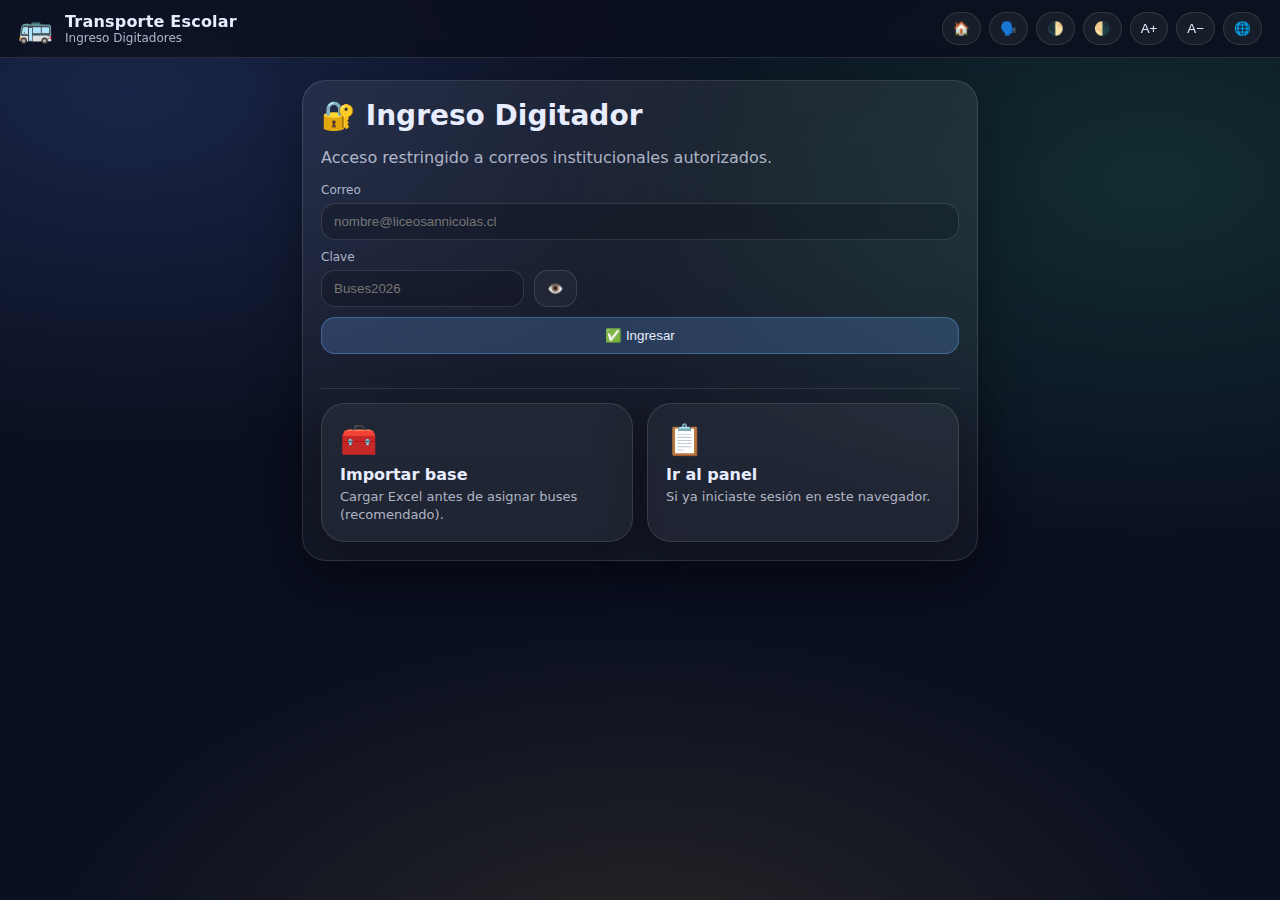
<file: app/login.html>
<!doctype html>
<html lang="es">
<head>
  <meta charset="utf-8" />
  <meta name="viewport" content="width=device-width,initial-scale=1" />
  <title>Ingreso — Transporte Escolar</title>
  <link rel="stylesheet" href="../assets/css/styles.css" />
</head>
<body>
  <header class="topbar">
    <div class="topbar-left">
      <a class="brand link" href="../index.html">
        <span class="brand-emoji">🚌</span>
        <div>
          <div class="brand-title">Transporte Escolar</div>
          <div class="brand-sub">Ingreso Digitadores</div>
        </div>
      </a>
    </div>
    <div class="topbar-right toolbar">
      <button class="iconbtn" id="btnHome" title="Inicio">🏠</button>
      <button class="iconbtn" id="btnSpeak" title="Leer contenido">🗣️</button>
      <button class="iconbtn" id="btnTheme" title="Tema">🌓</button>
      <button class="iconbtn" id="btnContrast" title="Alto contraste">🌗</button>
      <button class="iconbtn" id="btnAPlus" title="A+">A+</button>
      <button class="iconbtn" id="btnAMinus" title="A−">A−</button>
      <button class="iconbtn" id="btnLang" title="Idioma">🌐</button>
    </div>
  </header>

  <main class="container narrow">
    <section class="card glass">
      <h1 class="h1">🔐 Ingreso Digitador</h1>
      <p class="muted">Acceso restringido a correos institucionales autorizados.</p>

      <form id="loginForm" class="form">
        <label class="field">
          <span>Correo</span>
          <input type="email" id="email" autocomplete="username" placeholder="nombre@liceosannicolas.cl" required>
        </label>

        <label class="field">
          <span>Clave</span>
          <div class="row">
            <input type="password" id="password" autocomplete="current-password" placeholder="Buses2026" required>
            <button type="button" class="btn ghost" id="togglePass">👁️</button>
          </div>
        </label>

        <button class="btn primary hoverlift" type="submit">✅ Ingresar</button>

        <div id="loginMsg" class="msg" aria-live="polite"></div>
      </form>

      <div class="hr"></div>

      <div class="grid cols-2">
        <a class="card action hoverlift" href="../tools/importer.html">
          <div class="card-emoji">🧰</div>
          <div class="card-title">Importar base</div>
          <div class="card-desc">Cargar Excel antes de asignar buses (recomendado).</div>
        </a>

        <a class="card action hoverlift" href="dashboard.html">
          <div class="card-emoji">📋</div>
          <div class="card-title">Ir al panel</div>
          <div class="card-desc">Si ya iniciaste sesión en este navegador.</div>
        </a>
      </div>
    </section>
  </main>

  <script src="../assets/js/ui.js"></script>
  <script src="../assets/js/storage.js"></script>
  <script src="../assets/js/auth.js"></script>
  <script src="../assets/js/login.js"></script>
</body>
</html>
</file>
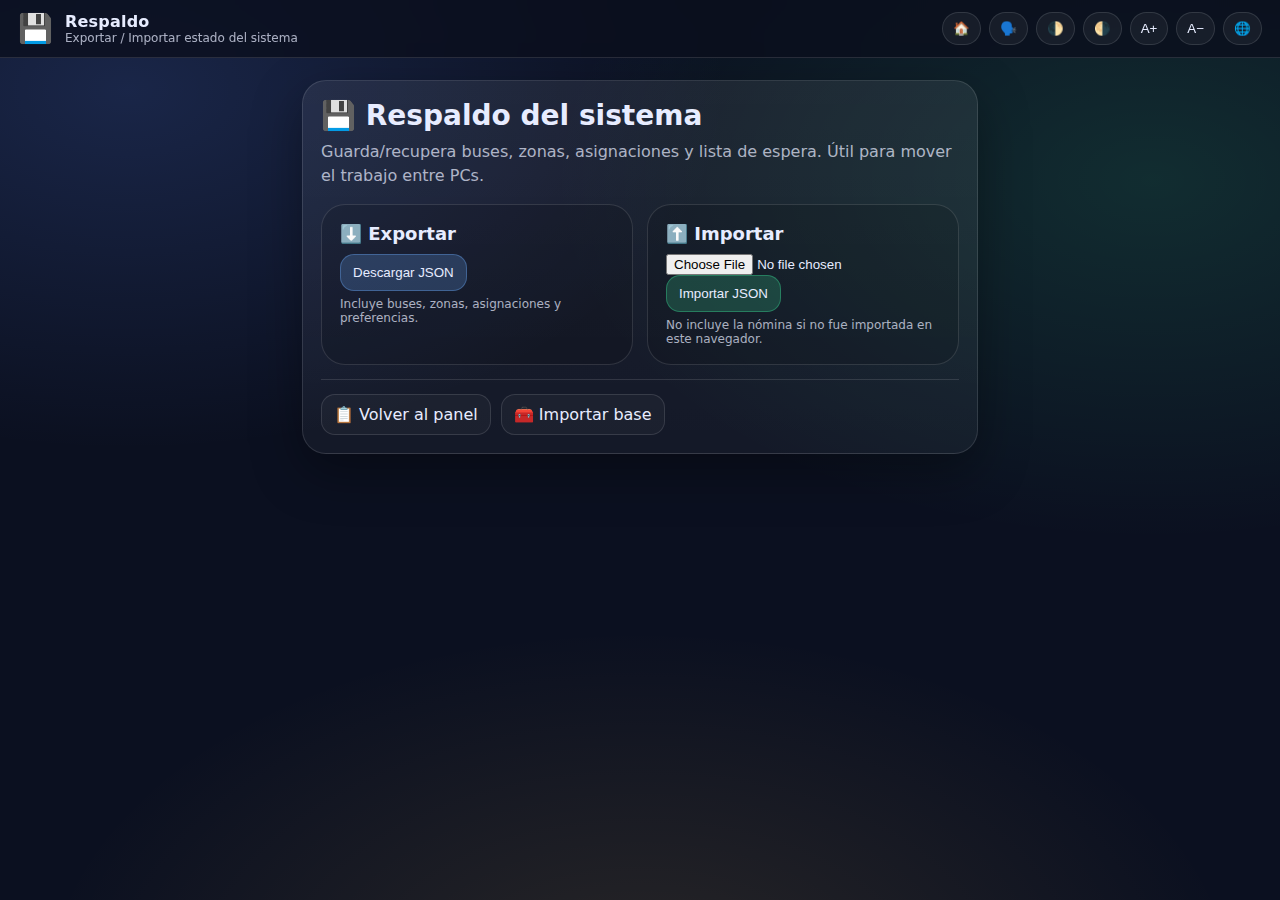
<file: tools/backup.html>
<!doctype html>
<html lang="es">
<head>
  <meta charset="utf-8" />
  <meta name="viewport" content="width=device-width,initial-scale=1" />
  <title>Respaldo — Transporte Escolar</title>
  <link rel="stylesheet" href="../assets/css/styles.css" />
</head>
<body>
  <header class="topbar">
    <div class="topbar-left">
      <a class="brand link" href="../index.html">
        <span class="brand-emoji">💾</span>
        <div>
          <div class="brand-title">Respaldo</div>
          <div class="brand-sub">Exportar / Importar estado del sistema</div>
        </div>
      </a>
    </div>
    <div class="topbar-right toolbar">
      <button class="iconbtn" id="btnHome" title="Inicio">🏠</button>
      <button class="iconbtn" id="btnSpeak" title="Leer contenido">🗣️</button>
      <button class="iconbtn" id="btnTheme" title="Tema">🌓</button>
      <button class="iconbtn" id="btnContrast" title="Alto contraste">🌗</button>
      <button class="iconbtn" id="btnAPlus" title="A+">A+</button>
      <button class="iconbtn" id="btnAMinus" title="A−">A−</button>
      <button class="iconbtn" id="btnLang" title="Idioma">🌐</button>
    </div>
  </header>

  <main class="container narrow">
    <section class="card glass">
      <h1 class="h1">💾 Respaldo del sistema</h1>
      <p class="lead">Guarda/recupera buses, zonas, asignaciones y lista de espera. Útil para mover el trabajo entre PCs.</p>

      <div class="grid cols-2">
        <div class="card inner">
          <h2 class="h2">⬇️ Exportar</h2>
          <button class="btn primary hoverlift" id="btnExportState">Descargar JSON</button>
          <div class="hint">Incluye buses, zonas, asignaciones y preferencias.</div>
        </div>

        <div class="card inner">
          <h2 class="h2">⬆️ Importar</h2>
          <input type="file" id="stateFile" accept="application/json">
          <button class="btn success hoverlift" id="btnImportState">Importar JSON</button>
          <div class="hint">No incluye la nómina si no fue importada en este navegador.</div>
        </div>
      </div>

      <div id="msg" class="msg" aria-live="polite"></div>

      <div class="hr"></div>

      <div class="row">
        <a class="btn ghost" href="../app/dashboard.html">📋 Volver al panel</a>
        <a class="btn ghost" href="../tools/importer.html">🧰 Importar base</a>
      </div>
    </section>
  </main>

  <script src="../assets/js/ui.js"></script>
  <script src="../assets/js/storage.js"></script>
  <script src="../assets/js/backup.js"></script>
</body>
</html>
</file>
<file: assets/css/styles.css>
/* Transporte Escolar — V2 */
:root{
  --bg:#0b1020;
  --panel:rgba(255,255,255,.06);
  --panel2:rgba(255,255,255,.09);
  --text:#e7ecff;
  --muted:rgba(231,236,255,.72);
  --border:rgba(255,255,255,.12);
  --shadow: 0 18px 50px rgba(0,0,0,.35);
  --radius: 18px;
  --radius2: 24px;
  --focus: rgba(109,174,255,.9);
  --ok: rgba(64, 255, 170, .95);
  --warn: rgba(255, 210, 100, .95);
  --bad: rgba(255, 120, 120, .95);
  --font: system-ui, -apple-system, Segoe UI, Roboto, Arial, sans-serif;
  --base: 16px;
}
html{font-size: var(--base);}
*{box-sizing:border-box}
body{
  margin:0;
  font-family:var(--font);
  background: radial-gradient(1000px 600px at 10% 10%, rgba(92,137,255,.18), transparent 60%),
              radial-gradient(1000px 600px at 90% 20%, rgba(64,255,170,.12), transparent 60%),
              radial-gradient(1000px 600px at 50% 110%, rgba(255,200,90,.12), transparent 60%),
              var(--bg);
  color:var(--text);
  min-height:100vh;
}
a{color:inherit}
.link{text-decoration:none}
.container{max-width:1100px;margin:0 auto;padding:22px;}
.container.narrow{max-width:720px;}
.topbar{
  position:sticky;top:0;z-index:50;
  display:flex;align-items:center;justify-content:space-between;
  padding:12px 18px;
  background: rgba(10,14,28,.78);
  backdrop-filter: blur(12px);
  border-bottom:1px solid var(--border);
}
.brand{display:flex;gap:12px;align-items:center;}
.brand-emoji{font-size:28px}
.brand-title{font-weight:800;letter-spacing:.2px}
.brand-sub{font-size:12px;color:var(--muted)}
.toolbar{display:flex;gap:8px;align-items:center;flex-wrap:wrap;justify-content:flex-end}
.iconbtn{
  border:1px solid var(--border);
  background:rgba(255,255,255,.05);
  color:var(--text);
  padding:8px 10px;
  border-radius:999px;
  cursor:pointer;
  transition: transform .15s ease, background .15s ease, border-color .15s ease;
}
.iconbtn:hover{transform: translateY(-1px); background:rgba(255,255,255,.08);}
.iconbtn:active{transform: translateY(0px) scale(.99);}
.btn{
  border:1px solid var(--border);
  background:rgba(255,255,255,.06);
  color:var(--text);
  padding:10px 12px;
  border-radius:14px;
  cursor:pointer;
  transition: transform .15s ease, background .15s ease, border-color .15s ease;
  text-decoration:none; display:inline-flex; align-items:center; justify-content:center;
  gap:8px;
}
.btn:hover{transform: translateY(-1px); background:rgba(255,255,255,.10);}
.btn:active{transform: translateY(0px) scale(.99);}
.btn.primary{background:rgba(109,174,255,.22); border-color:rgba(109,174,255,.35);}
.btn.success{background:rgba(64,255,170,.18); border-color:rgba(64,255,170,.30);}
.btn.ghost{background:rgba(255,255,255,.03);}
.pill{
  border:1px solid var(--border);
  background:rgba(255,255,255,.04);
  padding:7px 10px;
  border-radius:999px;
  font-size:12px;
  color:var(--muted);
}
.card{
  border:1px solid var(--border);
  background:rgba(255,255,255,.05);
  border-radius:var(--radius2);
  padding:18px;
  box-shadow: var(--shadow);
}
.card.glass{background: linear-gradient(180deg, rgba(255,255,255,.07), rgba(255,255,255,.04));}
.card.inner{background:rgba(0,0,0,.12); box-shadow:none;}
.card.action{text-decoration:none;display:block}
.hoverlift{transition: transform .16s ease, background .16s ease, border-color .16s ease;}
.hoverlift:hover{transform: translateY(-2px); background:rgba(255,255,255,.08); border-color:rgba(255,255,255,.18);}
.grid{display:grid;gap:14px;}
.grid.cols-2{grid-template-columns: repeat(2, minmax(0,1fr));}
.grid.cols-3{grid-template-columns: repeat(3, minmax(0,1fr));}
@media (max-width: 980px){
  .grid.cols-3{grid-template-columns: 1fr;}
  .grid.cols-2{grid-template-columns: 1fr;}
}
.h1{margin:0 0 6px;font-size:28px}
.h2{margin:0 0 10px;font-size:18px}
.h3{margin:0;font-size:15px}
.lead{color:var(--muted);line-height:1.5;margin:8px 0 16px}
.muted{color:var(--muted)}
.small{font-size:12px}
.notice{
  margin-top:14px;
  padding:12px;
  border:1px dashed rgba(255,255,255,.22);
  border-radius:16px;
  color:rgba(231,236,255,.85);
  background:rgba(0,0,0,.12);
}
.hr{height:1px;background:var(--border);margin:14px 0;}
.row{display:flex;gap:10px;align-items:center;}
.row.space{justify-content:space-between;}
.form{display:flex;flex-direction:column;gap:10px}
.field{display:flex;flex-direction:column;gap:6px;margin:0;}
.field span{font-size:12px;color:var(--muted)}
.field input,.field select, textarea{
  border:1px solid var(--border);
  background:rgba(0,0,0,.18);
  color:var(--text);
  padding:10px 12px;
  border-radius:14px;
  outline:none;
}
.field input:focus,.field select:focus, textarea:focus{
  border-color: rgba(109,174,255,.55);
  box-shadow: 0 0 0 3px rgba(109,174,255,.15);
}
.hint{font-size:12px;color:var(--muted);margin-top:6px}
.msg{margin-top:10px;font-size:13px;color:var(--muted)}
.msg.ok{color:var(--ok)}
.msg.warn{color:var(--warn)}
.msg.bad{color:var(--bad)}
.tablewrap{overflow:auto;border:1px solid var(--border);border-radius:16px}
table{width:100%;border-collapse:collapse;font-size:13px}
th,td{border-bottom:1px solid var(--border);padding:8px 10px;vertical-align:top}
th{background:rgba(255,255,255,.04);text-align:left;color:rgba(231,236,255,.88);position:sticky;top:0}
.card-emoji{font-size:30px;margin-bottom:8px}
.card-title{font-weight:800;margin-bottom:4px}
.card-desc{color:var(--muted);font-size:13px;line-height:1.35}
.bullets{display:flex;flex-direction:column;gap:8px}
.bullet{padding:10px 12px;border:1px solid var(--border);border-radius:16px;background:rgba(0,0,0,.10)}
.mini-list{display:flex;flex-direction:column;gap:8px;margin-top:10px}
.mini-item{
  padding:10px 12px;border:1px solid var(--border);border-radius:16px;background:rgba(0,0,0,.12);
  display:flex;align-items:flex-start;justify-content:space-between;gap:10px;
}
.mini-item .meta{color:var(--muted);font-size:12px}
.student-card{
  padding:12px;border:1px solid var(--border);border-radius:18px;background:rgba(0,0,0,.10);
}
.student-card.empty{display:flex;align-items:center;justify-content:center;min-height:140px}
.kv .k{color:var(--muted);font-size:12px}
.kv .v{float:right;font-weight:700}
.kv > div{padding:6px 0;border-bottom:1px dashed rgba(255,255,255,.12)}
.kv > div:last-child{border-bottom:none}
.footer{opacity:.9;margin-top:18px}
.footer-inner{max-width:1100px;margin:0 auto;padding:0}
.footer-bar{display:flex;align-items:center;justify-content:space-between}
.logo{display:flex;gap:10px;align-items:center}
.logo-img{height:22px;opacity:.85}
.modal{position:fixed;inset:0;display:flex;align-items:center;justify-content:center;z-index:100}
.modal[hidden]{display:none}
.modal-backdrop{position:absolute;inset:0;background:rgba(0,0,0,.55);backdrop-filter: blur(4px)}
.modal-card{
  position:relative;
  width:min(900px, calc(100% - 22px));
  max-height: min(80vh, 720px);
  overflow:auto;
  border:1px solid var(--border);
  background: rgba(10,14,28,.92);
  border-radius:24px;
  padding:16px;
  box-shadow: var(--shadow);
}
.modal-title{font-weight:900}
.badge{
  display:inline-flex;align-items:center;gap:8px;
  padding:7px 10px;border-radius:999px;border:1px solid var(--border);
  background:rgba(255,255,255,.04);color:var(--muted);font-size:12px
}
.contrast body, body.contrast{
  background: #000;
}
</file>
